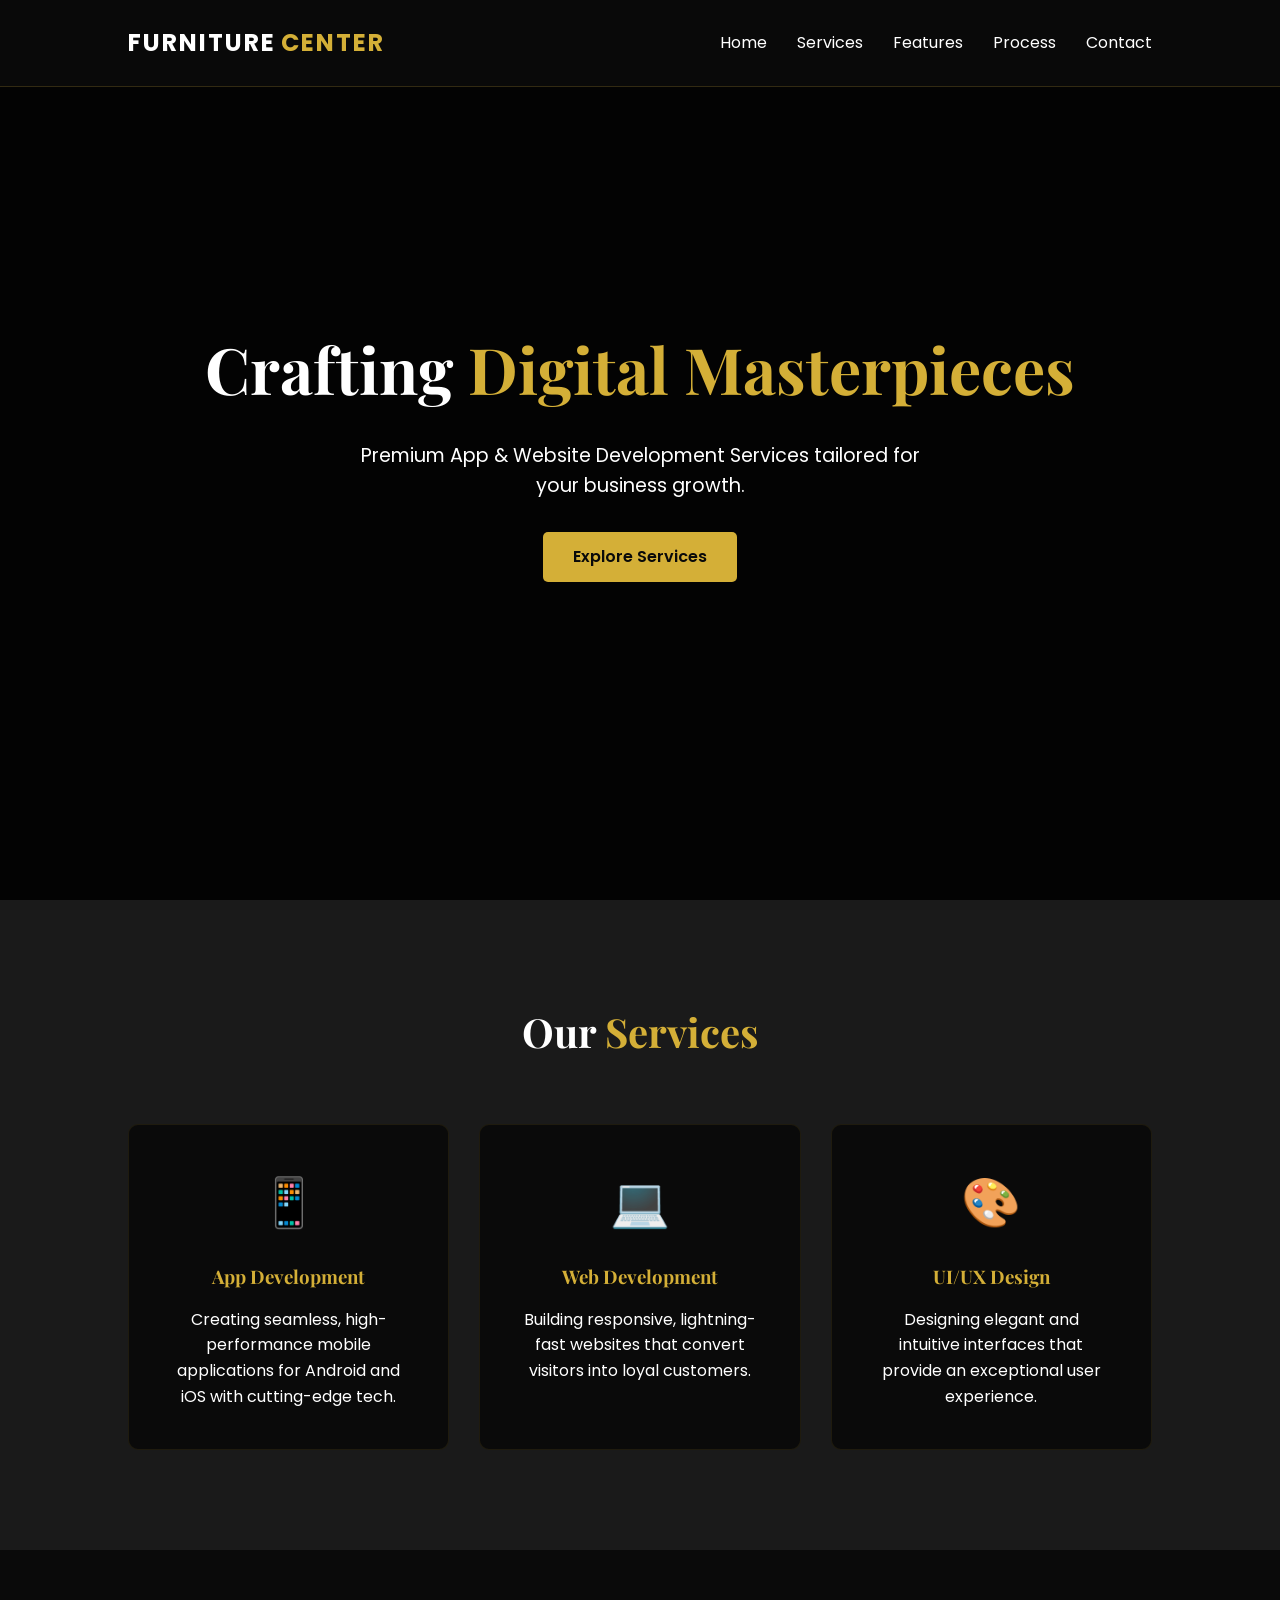
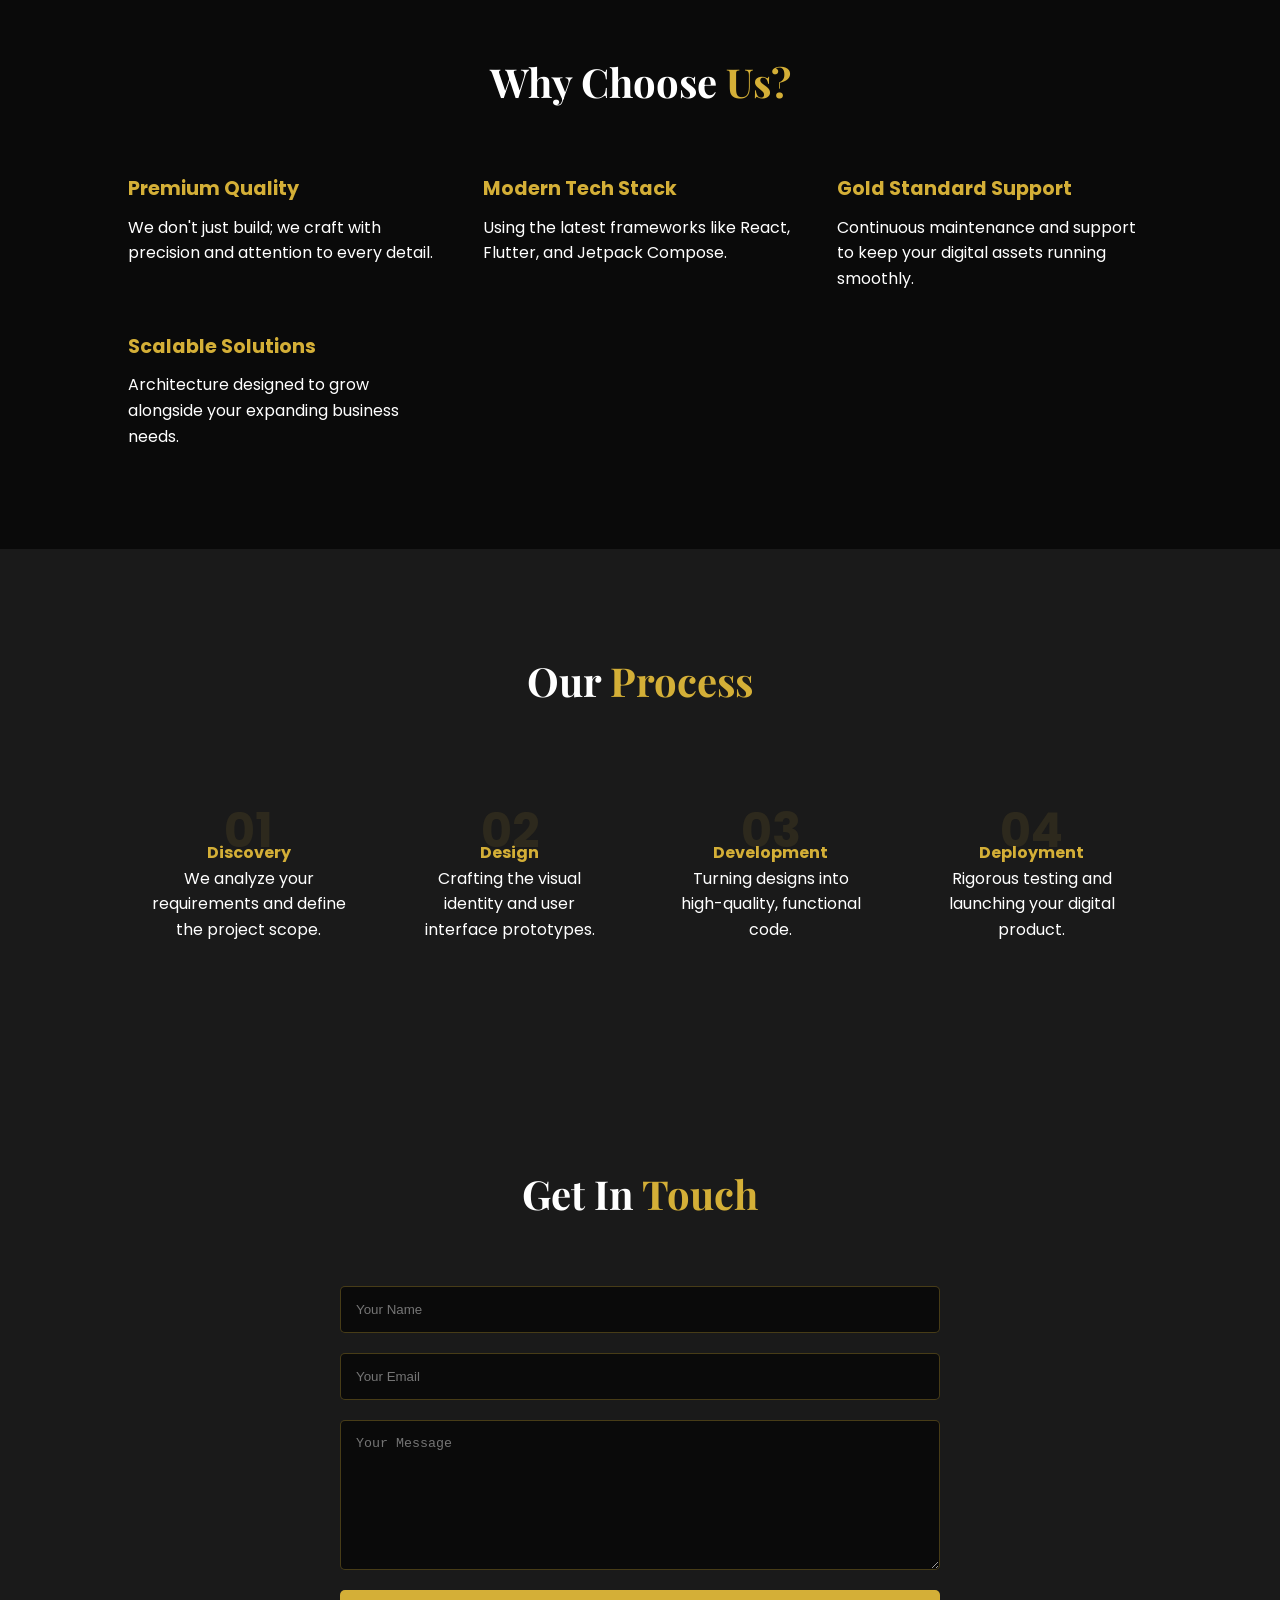
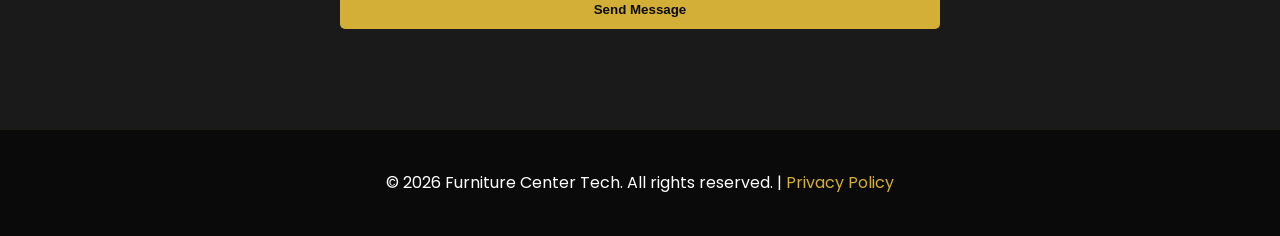
<file: index.html>
<!DOCTYPE html>
<html lang="en">
<head>
    <meta charset="UTF-8">
    <meta name="viewport" content="width=device-width, initial-scale=1.0">
    <title>Furniture Center Tech | Digital Excellence</title>
    <link rel="stylesheet" href="style.css">
    <link href="https://fonts.googleapis.com/css2?family=Playfair+Display:wght@700&family=Poppins:wght@300;400;600&display=swap" rel="stylesheet">
</head>
<body>
    <header>
        <nav>
            <div class="logo">FURNITURE<span>CENTER</span></div>
            <ul>
                <li><a href="#home">Home</a></li>
                <li><a href="#services">Services</a></li>
                <li><a href="#features">Features</a></li>
                <li><a href="#process">Process</a></li>
                <li><a href="#contact">Contact</a></li>
            </ul>
        </nav>
    </header>

    <section id="home" class="hero">
        <div class="hero-content">
            <h1>Crafting <span class="gold-text">Digital Masterpieces</span></h1>
            <p>Premium App & Website Development Services tailored for your business growth.</p>
            <a href="#services" class="btn-gold">Explore Services</a>
        </div>
    </section>

    <section id="services" class="services">
        <h2 class="section-title">Our <span class="gold-text">Services</span></h2>
        <div class="service-container">
            <div class="service-card">
                <div class="icon">📱</div>
                <h3>App Development</h3>
                <p>Creating seamless, high-performance mobile applications for Android and iOS with cutting-edge tech.</p>
            </div>
            <div class="service-card">
                <div class="icon">💻</div>
                <h3>Web Development</h3>
                <p>Building responsive, lightning-fast websites that convert visitors into loyal customers.</p>
            </div>
            <div class="service-card">
                <div class="icon">🎨</div>
                <h3>UI/UX Design</h3>
                <p>Designing elegant and intuitive interfaces that provide an exceptional user experience.</p>
            </div>
        </div>
    </section>

    <section id="features" class="features">
        <div class="feature-content">
            <h2 class="section-title">Why Choose <span class="gold-text">Us?</span></h2>
            <div class="feature-grid">
                <div class="feature-item">
                    <h4>Premium Quality</h4>
                    <p>We don't just build; we craft with precision and attention to every detail.</p>
                </div>
                <div class="feature-item">
                    <h4>Modern Tech Stack</h4>
                    <p>Using the latest frameworks like React, Flutter, and Jetpack Compose.</p>
                </div>
                <div class="feature-item">
                    <h4>Gold Standard Support</h4>
                    <p>Continuous maintenance and support to keep your digital assets running smoothly.</p>
                </div>
                <div class="feature-item">
                    <h4>Scalable Solutions</h4>
                    <p>Architecture designed to grow alongside your expanding business needs.</p>
                </div>
            </div>
        </div>
    </section>

    <section id="process" class="process">
        <h2 class="section-title">Our <span class="gold-text">Process</span></h2>
        <div class="process-steps">
            <div class="step">
                <div class="step-number">01</div>
                <h4>Discovery</h4>
                <p>We analyze your requirements and define the project scope.</p>
            </div>
            <div class="step">
                <div class="step-number">02</div>
                <h4>Design</h4>
                <p>Crafting the visual identity and user interface prototypes.</p>
            </div>
            <div class="step">
                <div class="step-number">03</div>
                <h4>Development</h4>
                <p>Turning designs into high-quality, functional code.</p>
            </div>
            <div class="step">
                <div class="step-number">04</div>
                <h4>Deployment</h4>
                <p>Rigorous testing and launching your digital product.</p>
            </div>
        </div>
    </section>

    <section id="contact" class="contact">
        <h2 class="section-title">Get In <span class="gold-text">Touch</span></h2>
        <div class="contact-form">
            <input type="text" placeholder="Your Name">
            <input type="email" placeholder="Your Email">
            <textarea placeholder="Your Message"></textarea>
            <button class="btn-gold">Send Message</button>
        </div>
    </section>

    <footer>
        <p>&copy; 2026 Furniture Center Tech. All rights reserved. | <a href="privacy-policy.html" style="color: var(--gold); text-decoration: none;">Privacy Policy</a></p>
    </footer>
</body>
</html>
</file>
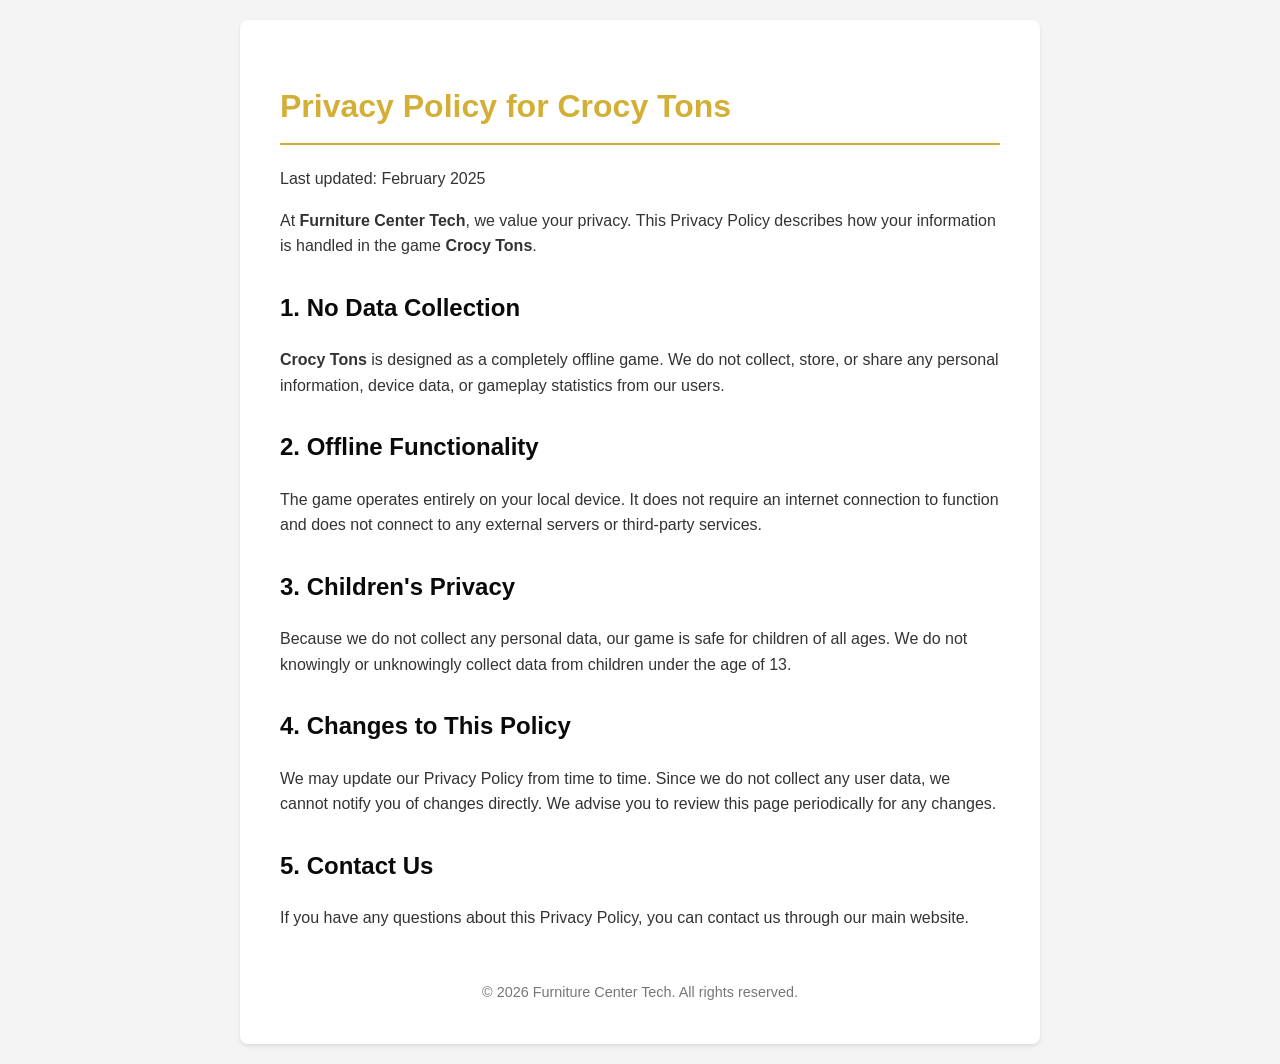
<file: privacy-policy.html>
<!DOCTYPE html>
<html lang="en">
<head>
    <meta charset="UTF-8">
    <meta name="viewport" content="width=device-width, initial-scale=1.0">
    <title>Privacy Policy - Crocy Tons</title>
    <style>
        body {
            font-family: 'Segoe UI', Tahoma, Geneva, Verdana, sans-serif;
            line-height: 1.6;
            color: #333;
            max-width: 800px;
            margin: 0 auto;
            padding: 20px;
            background-color: #f4f4f4;
        }
        .container {
            background-color: #fff;
            padding: 40px;
            border-radius: 8px;
            box-shadow: 0 2px 4px rgba(0,0,0,0.1);
        }
        h1 {
            color: #D4AF37;
            border-bottom: 2px solid #D4AF37;
            padding-bottom: 10px;
        }
        h2 {
            color: #0A0A0A;
            margin-top: 30px;
        }
        p {
            margin-bottom: 15px;
        }
        .footer {
            margin-top: 50px;
            font-size: 0.9em;
            color: #777;
            text-align: center;
        }
    </style>
</head>
<body>
    <div class="container">
        <h1>Privacy Policy for Crocy Tons</h1>
        <p>Last updated: February 2025</p>

        <p>At <strong>Furniture Center Tech</strong>, we value your privacy. This Privacy Policy describes how your information is handled in the game <strong>Crocy Tons</strong>.</p>

        <h2>1. No Data Collection</h2>
        <p><strong>Crocy Tons</strong> is designed as a completely offline game. We do not collect, store, or share any personal information, device data, or gameplay statistics from our users.</p>

        <h2>2. Offline Functionality</h2>
        <p>The game operates entirely on your local device. It does not require an internet connection to function and does not connect to any external servers or third-party services.</p>

        <h2>3. Children's Privacy</h2>
        <p>Because we do not collect any personal data, our game is safe for children of all ages. We do not knowingly or unknowingly collect data from children under the age of 13.</p>

        <h2>4. Changes to This Policy</h2>
        <p>We may update our Privacy Policy from time to time. Since we do not collect any user data, we cannot notify you of changes directly. We advise you to review this page periodically for any changes.</p>

        <h2>5. Contact Us</h2>
        <p>If you have any questions about this Privacy Policy, you can contact us through our main website.</p>

        <div class="footer">
            &copy; 2026 Furniture Center Tech. All rights reserved.
        </div>
    </div>
</body>
</html>
</file>
<file: style.css>
:root {
    --gold: #D4AF37;
    --dark-gold: #C5A021;
    --black: #0A0A0A;
    --dark-grey: #1A1A1A;
    --light-grey: #E0E0E0;
    --white: #FFFFFF;
}

* {
    margin: 0;
    padding: 0;
    box-sizing: border-box;
}

body {
    font-family: 'Poppins', sans-serif;
    background-color: var(--black);
    color: var(--white);
    line-height: 1.6;
    scroll-behavior: smooth;
}

h1, h2, h3 {
    font-family: 'Playfair Display', serif;
}

.gold-text {
    color: var(--gold);
}

/* Header & Nav */
header {
    background: rgba(10, 10, 10, 0.95);
    padding: 1.5rem 10%;
    position: fixed;
    width: 100%;
    top: 0;
    z-index: 1000;
    border-bottom: 1px solid rgba(212, 175, 55, 0.2);
}

nav {
    display: flex;
    justify-content: space-between;
    align-items: center;
}

.logo {
    font-size: 1.5rem;
    font-weight: 700;
    letter-spacing: 2px;
}

.logo span {
    color: var(--gold);
    margin-left: 5px;
}

nav ul {
    display: flex;
    list-style: none;
}

nav ul li {
    margin-left: 30px;
}

nav ul li a {
    text-decoration: none;
    color: var(--white);
    font-weight: 400;
    transition: 0.3s;
}

nav ul li a:hover {
    color: var(--gold);
}

/* Hero Section */
.hero {
    height: 100vh;
    background: linear-gradient(rgba(0,0,0,0.7), rgba(0,0,0,0.7)), url('https://images.unsplash.com/photo-1497215728101-856f4ea42174?ixlib=rb-1.2.1&auto=format&fit=crop&w=1350&q=80');
    background-size: cover;
    background-position: center;
    display: flex;
    align-items: center;
    justify-content: center;
    text-align: center;
    padding: 0 20px;
}

.hero-content h1 {
    font-size: 4rem;
    margin-bottom: 20px;
}

.hero-content p {
    font-size: 1.2rem;
    margin-bottom: 30px;
    max-width: 600px;
    margin-left: auto;
    margin-right: auto;
}

.btn-gold {
    display: inline-block;
    padding: 12px 30px;
    background-color: var(--gold);
    color: var(--black);
    text-decoration: none;
    font-weight: 600;
    border-radius: 5px;
    transition: 0.3s;
    border: none;
    cursor: pointer;
}

.btn-gold:hover {
    background-color: var(--dark-gold);
    transform: translateY(-3px);
}

/* Services Section */
.services {
    padding: 100px 10%;
    background-color: var(--dark-grey);
}

.section-title {
    text-align: center;
    font-size: 2.5rem;
    margin-bottom: 60px;
}

.service-container {
    display: grid;
    grid-template-columns: repeat(auto-fit, minmax(300px, 1fr));
    gap: 30px;
}

.service-card {
    background-color: var(--black);
    padding: 40px;
    border-radius: 10px;
    text-align: center;
    transition: 0.3s;
    border: 1px solid rgba(212, 175, 55, 0.1);
}

.service-card:hover {
    transform: translateY(-10px);
    border-color: var(--gold);
}

.service-card .icon {
    font-size: 3rem;
    margin-bottom: 20px;
}

.service-card h3 {
    margin-bottom: 15px;
    color: var(--gold);
}

/* Features Section */
.features {
    padding: 100px 10%;
}

.feature-grid {
    display: grid;
    grid-template-columns: repeat(auto-fit, minmax(250px, 1fr));
    gap: 40px;
}

.feature-item h4 {
    color: var(--gold);
    font-size: 1.2rem;
    margin-bottom: 10px;
}

/* Contact Section */
.contact {
    padding: 100px 10%;
    background-color: var(--dark-grey);
}

.contact-form {
    max-width: 600px;
    margin: 0 auto;
    display: flex;
    flex-direction: column;
}

.contact-form input, .contact-form textarea {
    padding: 15px;
    margin-bottom: 20px;
    background-color: var(--black);
    border: 1px solid rgba(212, 175, 55, 0.3);
    color: var(--white);
    border-radius: 5px;
}

.contact-form textarea {
    height: 150px;
}

.contact-form input:focus, .contact-form textarea:focus {
    outline: none;
    border-color: var(--gold);
}

/* Process Section */
.process {
    padding: 100px 10%;
    background-color: var(--dark-grey);
}

.process-steps {
    display: grid;
    grid-template-columns: repeat(auto-fit, minmax(200px, 1fr));
    gap: 20px;
}

.step {
    text-align: center;
    padding: 20px;
}

.step-number {
    font-size: 3rem;
    font-weight: 700;
    color: rgba(212, 175, 55, 0.1);
    margin-bottom: -30px;
}

.step h4 {
    color: var(--gold);
    position: relative;
    z-index: 1;
}

/* Footer */
footer {
    padding: 40px 10%;
    text-align: center;
    border-top: 1px solid rgba(212, 175, 55, 0.1);
}

@media (max-width: 768px) {
    .hero-content h1 {
        font-size: 2.5rem;
    }
    nav ul {
        display: none;
    }
}
</file>
